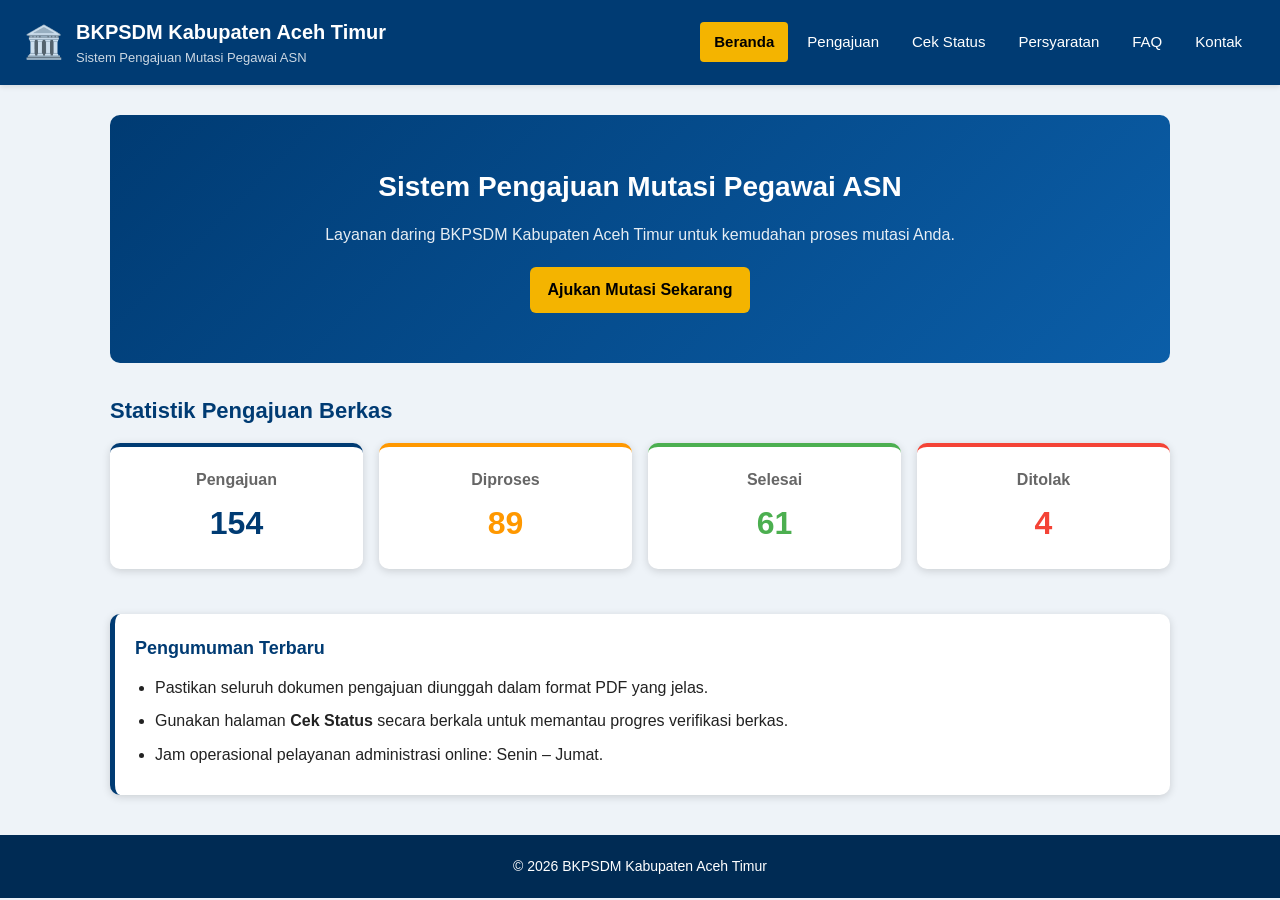
<file: index.html>
<!DOCTYPE html>
<html lang="id">
<head>
    <meta charset="utf-8">
    <meta name="viewport" content="width=device-width, initial-scale=1">
    <title>Portal BKPSDM Kabupaten Aceh Timur</title>
    <link rel="stylesheet" href="assets/css/style.css">
    <link rel="manifest" href="manifest.json">
</head>
<body>
    <header class="topbar">
        <div class="brand">
            <div class="logo">🏛️</div>
            <div>
                <h1>BKPSDM Kabupaten Aceh Timur</h1>
                <p>Sistem Pengajuan Mutasi Pegawai ASN</p>
            </div>
        </div>
        <nav>
            <a href="index.html" class="active">Beranda</a>
            <a href="pengajuan.html">Pengajuan</a>
            <a href="cek-mutasi.html">Cek Status</a>
            <a href="persyaratan.html">Persyaratan</a>
            <a href="faq.html">FAQ</a>
            <a href="kontak.html">Kontak</a>
        </nav>
    </header>
    <main class="container">
        <section class="hero">
            <h1>Sistem Pengajuan Mutasi Pegawai ASN</h1>
            <p>Layanan daring BKPSDM Kabupaten Aceh Timur untuk kemudahan proses mutasi Anda.</p>
            <a class="btn btn-warning" href="pengajuan.html">Ajukan Mutasi Sekarang</a>
        </section>
        <h2 class="section-title">Statistik Pengajuan Berkas</h2>
        <section class="stats-grid">
            <div class="card stat-card blue"><h3>Pengajuan</h3><span>154</span></div>
            <div class="card stat-card orange"><h3>Diproses</h3><span>89</span></div>
            <div class="card stat-card green"><h3>Selesai</h3><span>61</span></div>
            <div class="card stat-card red"><h3>Ditolak</h3><span>4</span></div>
        </section>
        <section class="card alert-card">
            <h2>Pengumuman Terbaru</h2>
            <ul>
                <li>Pastikan seluruh dokumen pengajuan diunggah dalam format PDF yang jelas.</li>
                <li>Gunakan halaman <b>Cek Status</b> secara berkala untuk memantau progres verifikasi berkas.</li>
                <li>Jam operasional pelayanan administrasi online: Senin – Jumat.</li>
            </ul>
        </section>
    </main>
    <footer class="footer">© 2026 BKPSDM Kabupaten Aceh Timur</footer>
    <script src="assets/js/main.js"></script>
</body>
</html>
</file>
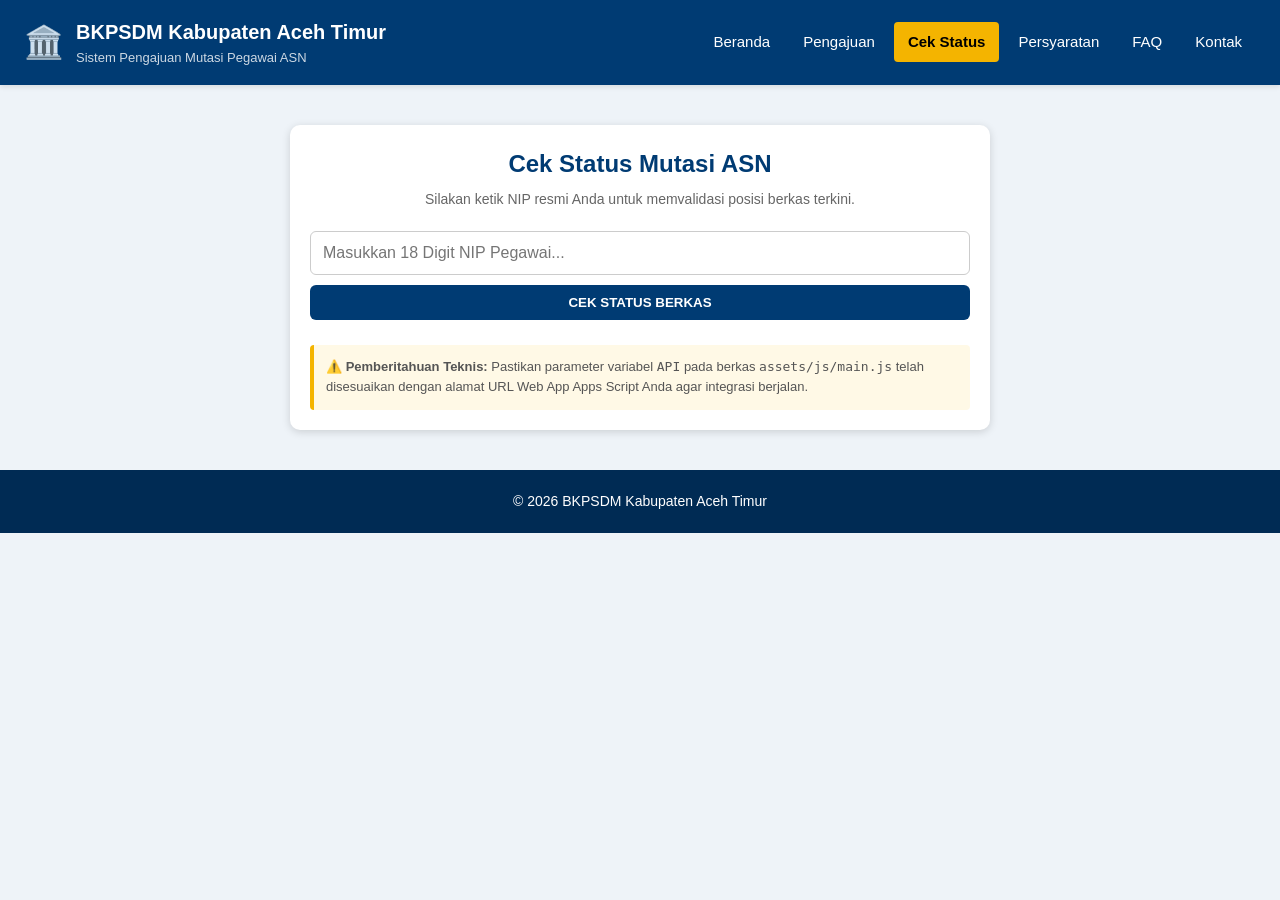
<file: cek-mutasi.html>
<!DOCTYPE html>
<html lang="id">
<head>
    <meta charset="utf-8">
    <meta name="viewport" content="width=device-width, initial-scale=1">
    <title>Cek Status Pengajuan Mutasi - BKPSDM</title>
    <link rel="stylesheet" href="assets/css/style.css">
</head>
<body>
    <header class="topbar">
        <div class="brand"><div class="logo">🏛️</div><div><h1>BKPSDM Kabupaten Aceh Timur</h1><p>Sistem Pengajuan Mutasi Pegawai ASN</p></div></div>
        <nav>
            <a href="index.html">Beranda</a>
            <a href="pengajuan.html">Pengajuan</a>
            <a href="cek-mutasi.html" class="active">Cek Status</a>
            <a href="persyaratan.html">Persyaratan</a>
            <a href="faq.html">FAQ</a>
            <a href="kontak.html">Kontak</a>
        </nav>
    </header>
    <main class="container">
        <div class="card central-box">
            <h2>Cek Status Mutasi ASN</h2>
            <p class="subtitle">Silakan ketik NIP resmi Anda untuk memvalidasi posisi berkas terkini.</p>
            <div class="search-group">
                <input id="nip" type="text" maxlength="18" placeholder="Masukkan 18 Digit NIP Pegawai...">
                <button onclick="cekStatus()" class="btn">CEK STATUS BERKAS</button>
            </div>
            <div id="loading" class="hidden">Menghubungi server basis data, harap tunggu...</div>
            <div id="hasil" class="card result-card hidden">
                <h3>Lembar Hasil Pencarian</h3><hr>
                <p><b>Nama Pegawai</b> : <span id="nama">-</span></p>
                <p><b>NIP</b> : <span id="outnip">-</span></p>
                <p><b>Status Berkas</b> : <span id="status" class="badge">-</span></p>
                <p><b>Catatan Admin</b> : <span id="catatan">-</span></p>
                <p><b>Update Terakhir</b> : <span id="update">-</span></p>
            </div>
            <div class="note-box">
                <p>⚠️ <b>Pemberitahuan Teknis:</b> Pastikan parameter variabel <code>API</code> pada berkas <code>assets/js/main.js</code> telah disesuaikan dengan alamat URL Web App Apps Script Anda agar integrasi berjalan.</p>
            </div>
        </div>
    </main>
    <footer class="footer">© 2026 BKPSDM Kabupaten Aceh Timur</footer>
    <script src="assets/js/main.js"></script>
</body>
</html>
</file>
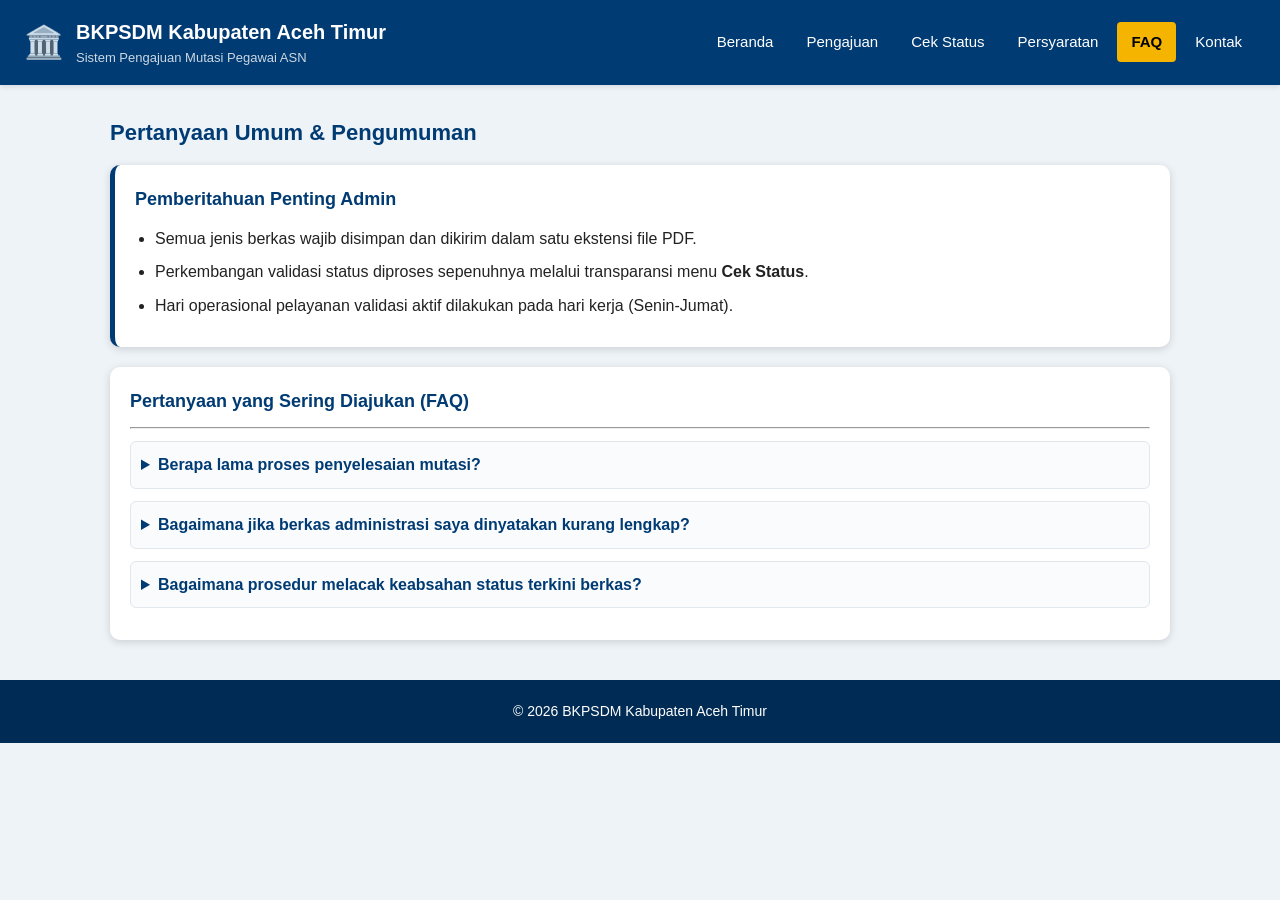
<file: faq.html>
<!DOCTYPE html>
<html lang="id">
<head>
    <meta charset="utf-8">
    <meta name="viewport" content="width=device-width, initial-scale=1">
    <title>FAQ & Pengumuman - BKPSDM</title>
    <link rel="stylesheet" href="assets/css/style.css">
</head>
<body>
    <header class="topbar">
        <div class="brand"><div class="logo">🏛️</div><div><h1>BKPSDM Kabupaten Aceh Timur</h1><p>Sistem Pengajuan Mutasi Pegawai ASN</p></div></div>
        <nav><a href="index.html">Beranda</a><a href="pengajuan.html">Pengajuan</a><a href="cek-mutasi.html">Cek Status</a><a href="persyaratan.html">Persyaratan</a><a href="faq.html" class="active">FAQ</a><a href="kontak.html">Kontak</a></nav>
    </header>
    <main class="container">
        <h2 class="page-title">Pertanyaan Umum & Pengumuman</h2>
        <div class="card alert-card">
            <h2>Pemberitahuan Penting Admin</h2>
            <ul><li>Semua jenis berkas wajib disimpan dan dikirim dalam satu ekstensi file PDF.</li><li>Perkembangan validasi status diproses sepenuhnya melalui transparansi menu <b>Cek Status</b>.</li><li>Hari operasional pelayanan validasi aktif dilakukan pada hari kerja (Senin-Jumat).</li></ul>
        </div>
        <div class="card FAQ-section">
            <h2>Pertanyaan yang Sering Diajukan (FAQ)</h2><hr>
            <details class="faq-item"><summary>Berapa lama proses penyelesaian mutasi?</summary><p>Estimasi rentang waktu pengerjaan berkas berkisar antara 3 hingga 14 hari kerja tergantung dari kelengkapan serta jenis kategori mutasi.</p></details>
            <details class="faq-item"><summary>Bagaimana jika berkas administrasi saya dinyatakan kurang lengkap?</summary><p>Status pelacakan Anda secara otomatis akan dialihkan menjadi <b>Perbaikan Berkas</b> disertai dengan rincian poin koreksi dari catatan admin.</p></details>
            <details class="faq-item"><summary>Bagaimana prosedur melacak keabsahan status terkini berkas?</summary><p>Anda hanya perlu menuju laman menu Cek Status lalu masukkan data NIP resmi Anda ke dalam form pencarian.</p></details>
        </div>
    </main>
    <footer class="footer">© 2026 BKPSDM Kabupaten Aceh Timur</footer>
    <script src="assets/js/main.js"></script>
</body>
</html>
</file>
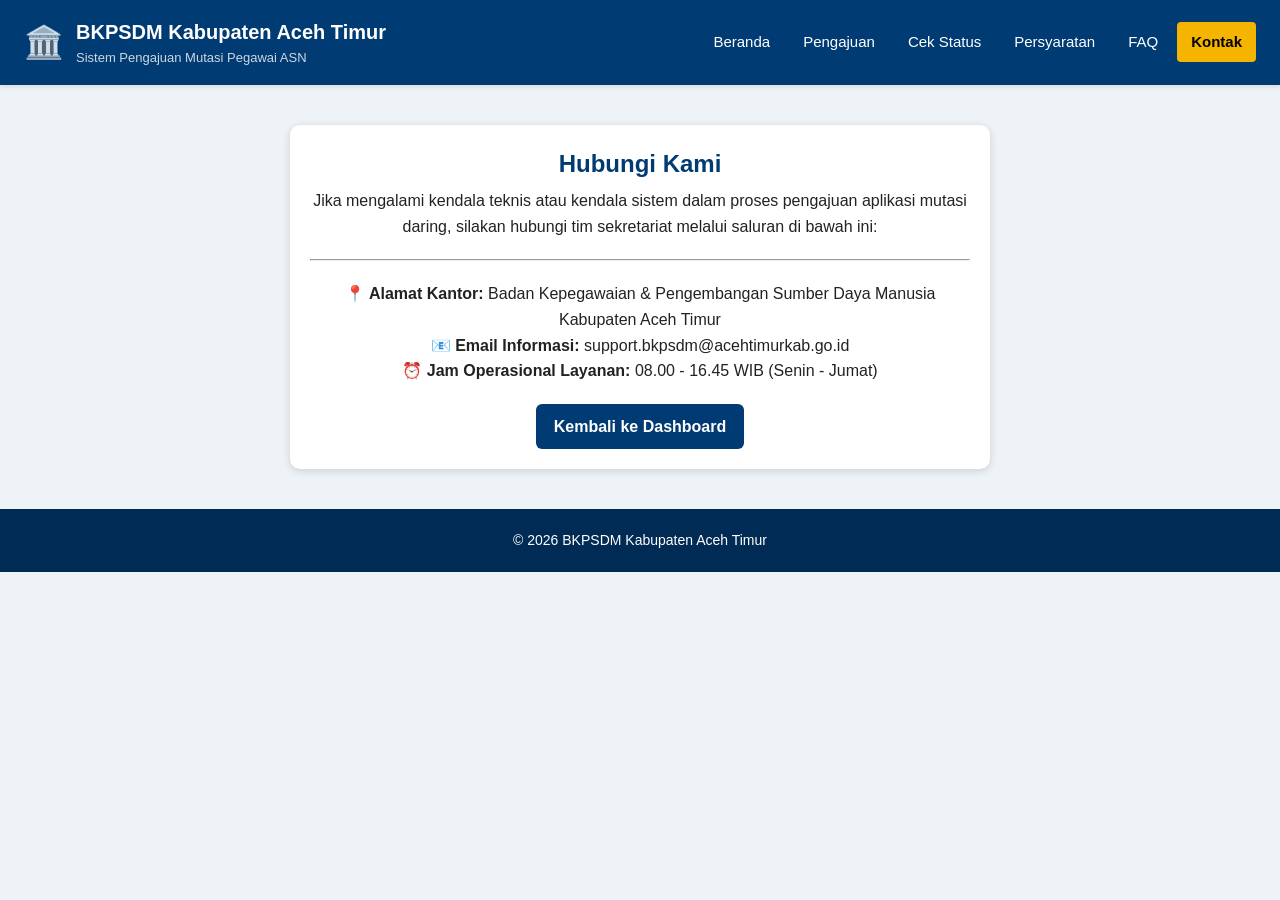
<file: kontak.html>
<!DOCTYPE html>
<html lang="id">
<head>
    <meta charset="utf-8">
    <meta name="viewport" content="width=device-width, initial-scale=1">
    <title>Kontak Layanan - BKPSDM</title>
    <link rel="stylesheet" href="assets/css/style.css">
</head>
<body>
    <header class="topbar">
        <div class="brand"><div class="logo">🏛️</div><div><h1>BKPSDM Kabupaten Aceh Timur</h1><p>Sistem Pengajuan Mutasi Pegawai ASN</p></div></div>
        <nav><a href="index.html">Beranda</a><a href="pengajuan.html">Pengajuan</a><a href="cek-mutasi.html">Cek Status</a><a href="persyaratan.html">Persyaratan</a><a href="faq.html">FAQ</a><a href="kontak.html" class="active">Kontak</a></nav>
    </header>
    <main class="container">
        <div class="card central-box text-center">
            <h2>Hubungi Kami</h2>
            <p>Jika mengalami kendala teknis atau kendala sistem dalam proses pengajuan aplikasi mutasi daring, silakan hubungi tim sekretariat melalui saluran di bawah ini:</p>
            <hr style="margin:20px 0;">
            <p>📍 <b>Alamat Kantor:</b> Badan Kepegawaian & Pengembangan Sumber Daya Manusia Kabupaten Aceh Timur</p>
            <p>📧 <b>Email Informasi:</b> support.bkpsdm@acehtimurkab.go.id</p>
            <p>⏰ <b>Jam Operasional Layanan:</b> 08.00 - 16.45 WIB (Senin - Jumat)</p>
            <a href="index.html" class="btn" style="margin-top:20px;">Kembali ke Dashboard</a>
        </div>
    </main>
    <footer class="footer">© 2026 BKPSDM Kabupaten Aceh Timur</footer>
    <script src="assets/js/main.js"></script>
</body>
</html>
</file>
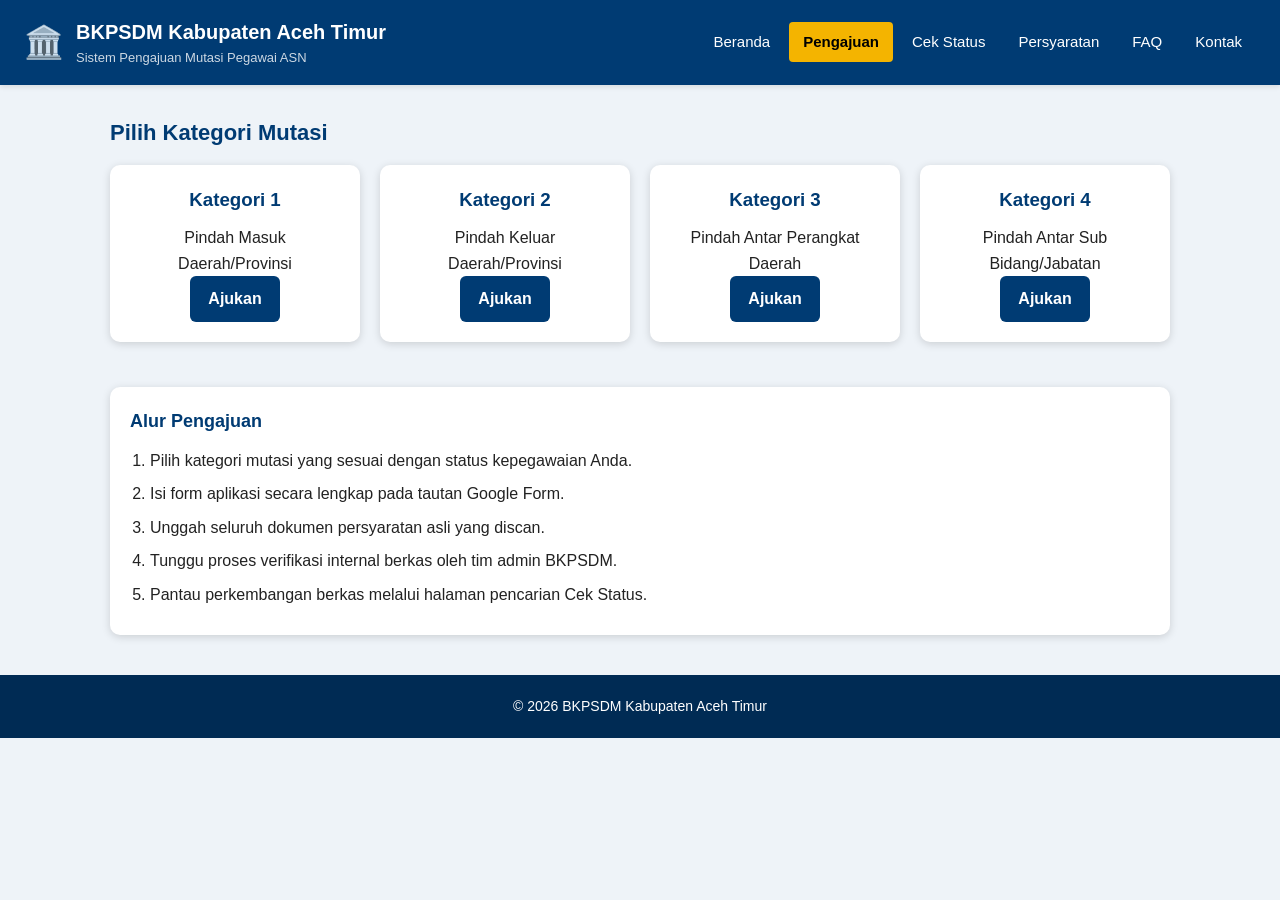
<file: pengajuan.html>
<!DOCTYPE html>
<html lang="id">
<head>
    <meta charset="utf-8">
    <meta name="viewport" content="width=device-width, initial-scale=1">
    <title>Pilih Kategori Pengajuan - BKPSDM</title>
    <link rel="stylesheet" href="assets/css/style.css">
</head>
<body>
    <header class="topbar">
        <div class="brand"><div class="logo">🏛️</div><div><h1>BKPSDM Kabupaten Aceh Timur</h1><p>Sistem Pengajuan Mutasi Pegawai ASN</p></div></div>
        <nav>
            <a href="index.html">Beranda</a>
            <a href="pengajuan.html" class="active">Pengajuan</a>
            <a href="cek-mutasi.html">Cek Status</a>
            <a href="persyaratan.html">Persyaratan</a>
            <a href="faq.html">FAQ</a>
            <a href="kontak.html">Kontak</a>
        </nav>
    </header>
    <main class="container">
        <h2 class="page-title">Pilih Kategori Mutasi</h2>
        <div class="main-grid">
            <div class="card text-center"><h3>Kategori 1</h3><p>Pindah Masuk Daerah/Provinsi</p><a class="btn" href="https://forms.gle/WTE3e8TvqVG4AbQj6" target="_blank">Ajukan</a></div>
            <div class="card text-center"><h3>Kategori 2</h3><p>Pindah Keluar Daerah/Provinsi</p><a class="btn" href="https://forms.gle/djsbAPcuWs7gAdaH8" target="_blank">Ajukan</a></div>
            <div class="card text-center"><h3>Kategori 3</h3><p>Pindah Antar Perangkat Daerah</p><a class="btn" href="https://forms.gle/ktZdSkwSmVzm8EMe7" target="_blank">Ajukan</a></div>
            <div class="card text-center"><h3>Kategori 4</h3><p>Pindah Antar Sub Bidang/Jabatan</p><a class="btn" href="https://forms.gle/6CAUChpDZG5zo6BH7" target="_blank">Ajukan</a></div>
        </div>
        <section class="card process-section">
            <h2>Alur Pengajuan</h2>
            <ol>
                <li>Pilih kategori mutasi yang sesuai dengan status kepegawaian Anda.</li>
                <li>Isi form aplikasi secara lengkap pada tautan Google Form.</li>
                <li>Unggah seluruh dokumen persyaratan asli yang discan.</li>
                <li>Tunggu proses verifikasi internal berkas oleh tim admin BKPSDM.</li>
                <li>Pantau perkembangan berkas melalui halaman pencarian Cek Status.</li>
            </ol>
        </section>
    </main>
    <footer class="footer">© 2026 BKPSDM Kabupaten Aceh Timur</footer>
    <script src="assets/js/main.js"></script>
</body>
</html>
</file>
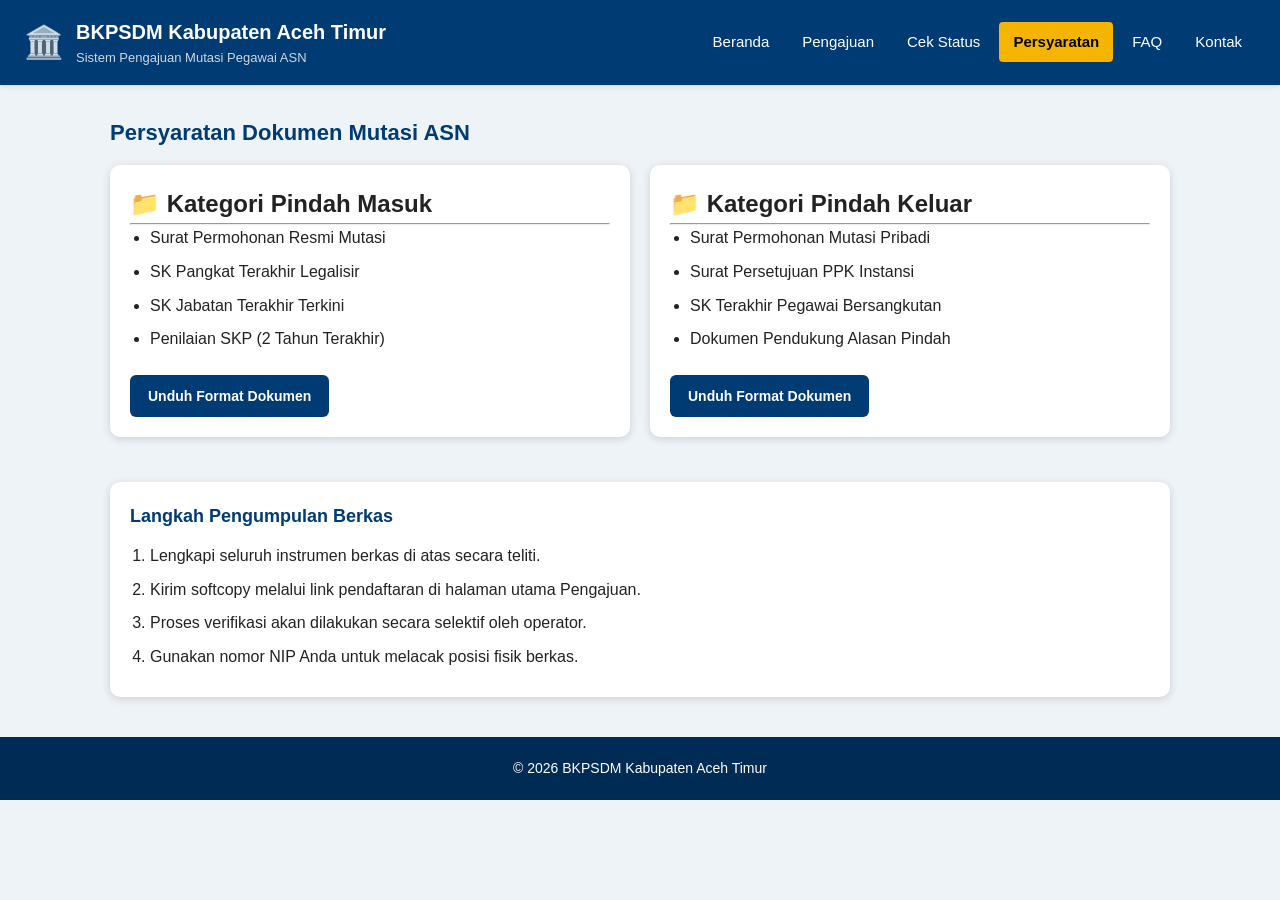
<file: persyaratan.html>
<!DOCTYPE html>
<html lang="id">
<head>
    <meta charset="utf-8">
    <meta name="viewport" content="width=device-width, initial-scale=1">
    <title>Persyaratan Dokumen Mutasi - BKPSDM</title>
    <link rel="stylesheet" href="assets/css/style.css">
</head>
<body>
    <header class="topbar">
        <div class="brand"><div class="logo">🏛️</div><div><h1>BKPSDM Kabupaten Aceh Timur</h1><p>Sistem Pengajuan Mutasi Pegawai ASN</p></div></div>
        <nav>
            <a href="index.html">Beranda</a><a href="pengajuan.html">Pengajuan</a><a href="cek-mutasi.html">Cek Status</a><a href="persyaratan.html" class="active">Persyaratan</a><a href="faq.html">FAQ</a><a href="kontak.html">Kontak</a>
        </nav>
    </header>
    <main class="container">
        <h2 class="page-title">Persyaratan Dokumen Mutasi ASN</h2>
        <div class="main-grid">
            <div class="card"><h2>📁 Kategori Pindah Masuk</h2><hr><ul><li>Surat Permohonan Resmi Mutasi</li><li>SK Pangkat Terakhir Legalisir</li><li>SK Jabatan Terakhir Terkini</li><li>Penilaian SKP (2 Tahun Terakhir)</li></ul><a class="btn inline-btn" href="#">Unduh Format Dokumen</a></div>
            <div class="card"><h2>📁 Kategori Pindah Keluar</h2><hr><ul><li>Surat Permohonan Mutasi Pribadi</li><li>Surat Persetujuan PPK Instansi</li><li>SK Terakhir Pegawai Bersangkutan</li><li>Dokumen Pendukung Alasan Pindah</li></ul><a class="btn inline-btn" href="#">Unduh Format Dokumen</a></div>
        </div>
        <section class="card process-section">
            <h2>Langkah Pengumpulan Berkas</h2>
            <ol><li>Lengkapi seluruh instrumen berkas di atas secara teliti.</li><li>Kirim softcopy melalui link pendaftaran di halaman utama Pengajuan.</li><li>Proses verifikasi akan dilakukan secara selektif oleh operator.</li><li>Gunakan nomor NIP Anda untuk melacak posisi fisik berkas.</li></ol>
        </section>
    </main>
    <footer class="footer">© 2026 BKPSDM Kabupaten Aceh Timur</footer>
    <script src="assets/js/main.js"></script>
</body>
</html>
</file>
<file: assets/css/style.css>
* { box-sizing: border-box; margin: 0; padding: 0; }
body { font-family: 'Segoe UI', Arial, sans-serif; background: #eef3f8; color: #222; line-height: 1.6; }
.container { max-width: 1100px; margin: 30px auto; padding: 0 20px; }
.topbar { display: flex; justify-content: space-between; align-items: center; background: #003b73; color: #fff; padding: 16px 24px; flex-wrap: wrap; box-shadow: 0 2px 5px rgba(0,0,0,0.1); }
.brand { display: flex; gap: 12px; align-items: center; }
.brand h1 { font-size: 20px; font-weight: bold; }
.brand p { font-size: 13px; opacity: 0.8; }
.logo { font-size: 32px; }
.topbar nav { display: flex; gap: 5px; }
.topbar nav a { color: #fff; text-decoration: none; padding: 8px 14px; font-size: 15px; border-radius: 4px; transition: background 0.2s; }
.topbar nav a:hover { background: rgba(255,255,255,0.1); }
.topbar nav a.active { background: #f4b400; color: #000; font-weight: bold; }
.hero { padding: 50px 20px; text-align: center; background: linear-gradient(135deg, #003b73, #0b5ea8); color: #fff; border-radius: 10px; margin-bottom: 30px; }
.hero h1 { font-size: 28px; margin-bottom: 12px; }
.hero p { font-size: 16px; margin-bottom: 20px; opacity: 0.9; }
.card { background: #fff; padding: 20px; border-radius: 10px; box-shadow: 0 2px 8px rgba(0,0,0,.15); margin-bottom: 20px; }
.main-grid { display: grid; grid-template-columns: repeat(auto-fit, minmax(230px, 1fr)); gap: 20px; margin-bottom: 25px; }
.text-center { text-align: center; }
.text-center h3 { color: #003b73; margin-bottom: 10px; }
.btn { display: inline-block; background: #003b73; color: #fff; padding: 10px 18px; text-decoration: none; border-radius: 6px; font-weight: bold; border: 0; cursor: pointer; transition: background 0.2s; }
.btn:hover { background: #00264d; }
.btn-warning { background: #f4b400; color: #000; }
.btn-warning:hover { background: #db9a00; }
.inline-btn { margin-top: 15px; font-size: 14px; }
.section-title, .page-title { margin: 20px 0 15px; color: #003b73; font-size: 22px; }
.stats-grid { display: grid; grid-template-columns: repeat(auto-fit, minmax(180px, 1fr)); gap: 16px; margin-bottom: 25px; }
.stat-card { text-align: center; border-top: 4px solid #003b73; }
.stat-card h3 { font-size: 16px; color: #666; margin-bottom: 5px; }
.stat-card span { font-size: 32px; font-weight: bold; }
.stat-card.blue { border-top-color: #003b73; color: #003b73; }
.stat-card.orange { border-top-color: #ff9800; color: #ff9800; }
.stat-card.green { border-top-color: #4caf50; color: #4caf50; }
.stat-card.red { border-top-color: #f44336; color: #f44336; }
.alert-card { border-left: 5px solid #003b73; }
.alert-card h2, .process-section h2, .FAQ-section h2 { color: #003b73; margin-bottom: 12px; font-size: 18px; }
.alert-card ul, .card ul, .process-section ol { padding-left: 20px; }
.alert-card li, .card li, .process-section li { margin-bottom: 8px; }
details { margin: 12px 0; padding: 10px; background: #f9fbfd; border-radius: 6px; border: 1px solid #e1e8ed; cursor: pointer; }
summary { font-weight: bold; color: #003b73; }
details p { margin-top: 10px; color: #444; padding-left: 5px; }
.central-box { max-width: 700px; margin: 40px auto; }
.central-box h2 { color: #003b73; text-align: center; margin-bottom: 5px; }
.subtitle { text-align: center; color: #666; font-size: 14px; margin-bottom: 20px; }
.search-group { display: flex; flex-direction: column; gap: 10px; margin-bottom: 20px; }
input { width: 100%; padding: 12px; border: 1px solid #ccc; border-radius: 6px; font-size: 16px; }
.hidden { display: none !important; }
#loading { text-align: center; font-style: italic; color: #555; margin: 15px 0; }
.result-card { background: #f8fafd; border: 1px solid #bce0fd; }
.result-card h3 { color: #003b73; }
.result-card p { margin: 10px 0; }
.badge { padding: 4px 8px; border-radius: 4px; background: #f4b400; font-weight: bold; font-size: 13px; }
.note-box { font-size: 13px; color: #555; margin-top: 25px; background: #fff9e6; padding: 12px; border-left: 4px solid #f4b400; border-radius: 4px; }
.footer { text-align: center; padding: 20px; background: #002b54; color: #fff; margin-top: 40px; font-size: 14px; }
@media (max-width: 768px) { .topbar { flex-direction: column; text-align: center; gap: 15px; } .topbar nav { flex-wrap: wrap; justify-content: center; } }
</file>
